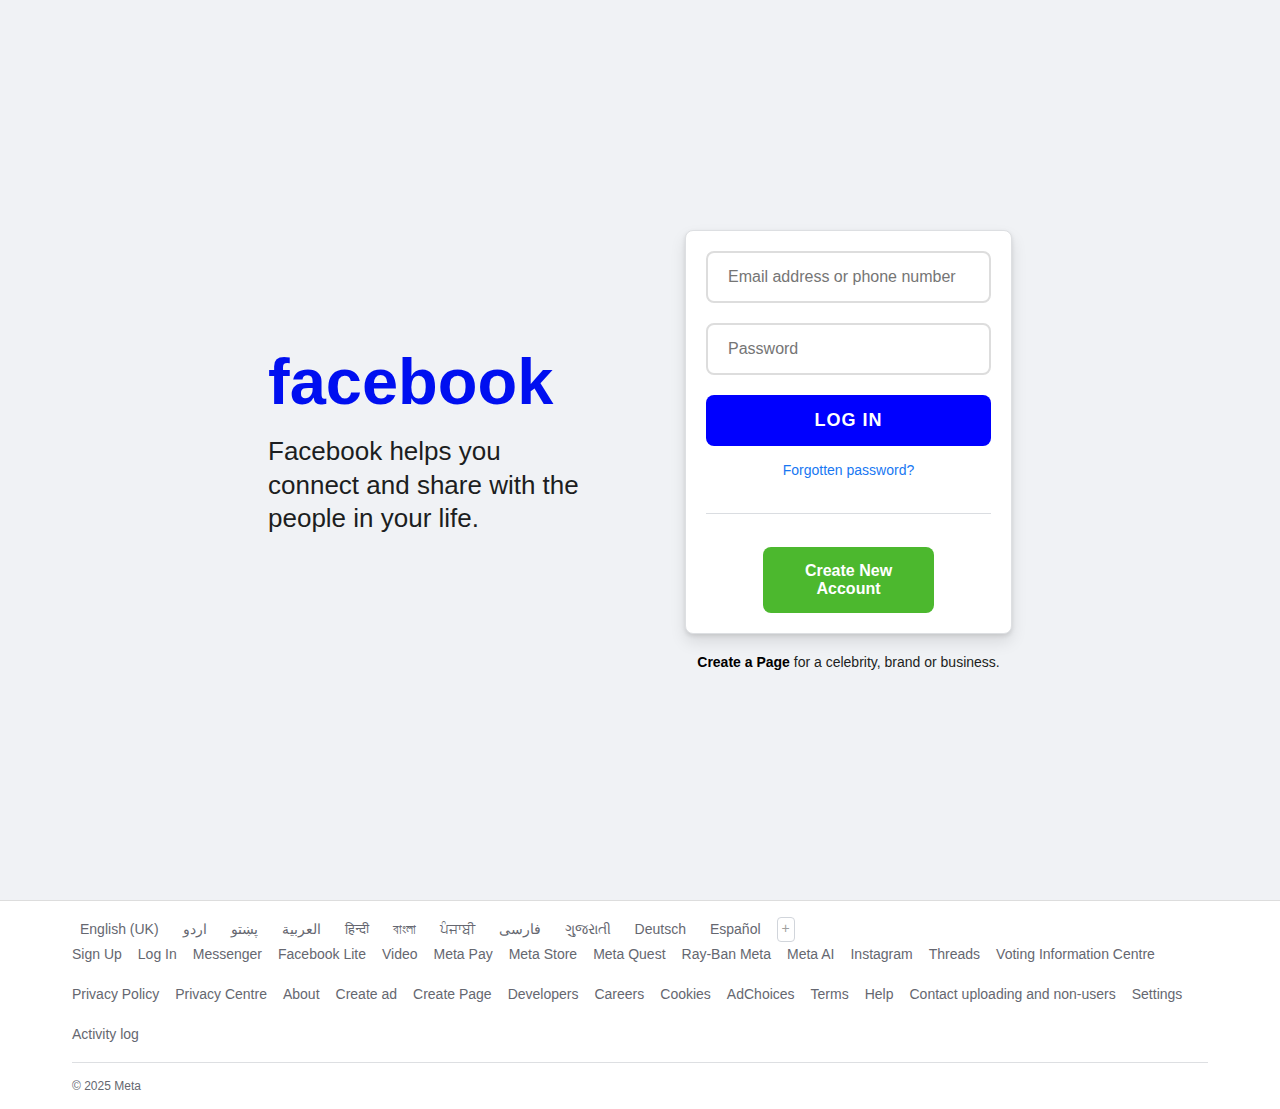
<file: Facebook_clone/frontend/signup.html>
<!DOCTYPE html>
<html lang="en">
<head>
    <meta charset="UTF-8">
    <meta name="viewport" content="width=device-width, initial-scale=1.0">
    <title>Facebook – log in or sign up</title>
    <link rel="shortcut icon" href="../Assets/facebook.png" type="image/x-icon">
    <link rel="stylesheet" href="../style1.css">
    <!-- Inter font from Google Fonts for a cleaner look -->
    <link href="https://fonts.googleapis.com/css2?family=Inter:wght@400;600;700&display=swap" rel="stylesheet">
    <!-- Removed Tailwind CSS CDN -->
</head>
<body>
    <!-- New wrapper to center the main content vertically and horizontally -->
    <div class="main-content-wrapper">
        <!-- Main area including logo and form -->
        <div class="container">
            <!-- Left Section -->
            <div class="left-section">
                <div class="logo">facebook</div>
                <div class="tagline">Facebook helps you connect and share with the people in your life.</div>
            </div>

            <!-- Right Section / Form -->
            <div class="right-section">
                <form class="login-form" id="login-form">
                    <div class="form-group">
                        <input type="email" class="form-input" id="email" placeholder="Email address or phone number" required>
                    </div>
                    
                    <div class="form-group">
                        <input type="password" class="form-input" id="password" placeholder="Password" required>
                    </div>
                    
                    <button type="submit" class="login-btn" id="loginbtn">Log In</button>
                    
                    <div class="error-message" id="errorMessage"></div>
                    <div class="success-message" id="successMessage"></div>
                
                    <div class="forgot-password">
                        <a href="https://www.facebook.com/login/identify/?ctx=recover&ars=facebook_login&from_login_screen=0" id="forgot-password">Forgotten password?</a>
                    </div>
                    
                    <div class="divider">
                        <span></span>
                    </div>
                    <button type="button" class="create-account-btn" id="createAccount">Create New Account</button>
                </form>
                <div class="create-page" id="page">
                    <a href="#">Create a Page</a> for a celebrity, brand or business.
                </div>
            </div>
        </div>
    </div>

    <!-- Signup Modal -->
    <div class="modal-overlay" id="signupModal">
        <div class="signup-modal">
            <div class="modal-header">
                <h2 class="modal-title">Sign up</h2>
                <p class="modal-subtitle">It's quick and easy</p>
                <button class="close-btn" id="closeModal">×</button>
            </div>
            <div class="modal-body">
                <form class="signup-form" id="signupForm">
                    <div class="form-row">
                        <input type="text" class="signup-input" placeholder="First name" id="firstName" required>
                        <input type="text" class="signup-input" placeholder="Last name" id="lastName" required>
                    </div>
                    <input type="email" class="signup-input" placeholder="Mobile number or email address" id="emailSignup" required>
                    <input type="password" class="signup-input" placeholder="New password" id="passwordSignup" required>
                    <div class="birthday-section">
                        <div class="birthday-label">Birthday</div>
                        <div class="birthday-inputs">
                            <select class="birthday-select" required>
                                <option value="" disabled selected>Month</option>
                                <option value="1">Jan</option>
                                <option value="2">Feb</option>
                                <option value="3">Mar</option>
                                <option value="4">Apr</option>
                                <option value="5">May</option>
                                <option value="6">Jun</option>
                                <option value="7">Jul</option>
                                <option value="8">Aug</option>
                                <option value="9">Sep</option>
                                <option value="10">Oct</option>
                                <option value="11">Nov</option>
                                <option value="12">Dec</option>
                            </select>
                            <select class="birthday-select" required>
                                <option value="" disabled selected>Day</option>
                                <option value="1">1</option>
                                <option value="2">2</option>    
                                <option value="3">3</option>
                                <option value="4">4</option>
                                <option value="5">5</option>
                                <option value="6">6</option>
                                <option value="7">7</option>
                                <option value="8">8</option>
                                <option value="9">9</option>
                                <option value="10">10</option>
                                <option value="11">11</option>
                                <option value="12">12</option>
                                <option value="13">13</option>
                                <option value="14">14</option>
                                <option value="15">15</option>
                                <option value="16">16</option>
                                <option value="17">17</option>
                                <option value="18">18</option>
                                <option value="19">19</option>
                                <option value="20">20</option>
                                <option value="21">21</option>
                                <option value="22">22</option>
                                <option value="23">23</option>
                                <option value="24">24</option>
                                <option value="25">25</option>
                                <option value="26">26</option>
                                <option value="27">27</option>
                                <option value="28">28</option>
                                <option value="29">29</option>
                                <option value="30">30</option>
                                <option value="31">31</option>
                            </select>
                            <select class="birthday-select" required>
                                <option value="" disabled selected>Year</option>
                                <option value="1990">1990</option>
                                <option value="1991">1991</option>
                                <option value="1992">1992</option>
                                <option value="1993">1993</option>
                                <option value="1994">1994</option>
                                <option value="1995">1995</option>
                                <option value="1996">1996</option>
                                <option value="1997">1997</option>
                                <option value="1998">1998</option>
                                <option value="1999">1999</option>
                                <option value="2000">2000</option>
                                <option value="2001">2001</option>
                                <option value="2002">2002</option>
                                <option value="2003">2003</option>
                                <option value="2004">2004</option>
                                <option value="2005">2005</option>
                                <option value="2006">2006</option>
                                <option value="2007">2007</option>
                                <option value="2008">2008</option>
                                <option value="2009">2009</option>
                                <option value="2010">2010</option>
                                <option value="2011">2011</option>
                                <option value="2012">2012</option>
                                <option value="2013">2013</option>
                                <option value="2014">2014</option>
                                <option value="2015">2015</option>
                                <option value="2016">2016</option>
                                <option value="2017">2017</option>
                                <option value="2018">2018</option>
                                <option value="2019">2019</option>
                                <option value="2020">2020</option>
                                <option value="2021">2021</option>
                                <option value="2022">2022</option>
                                <option value="2023">2023</option>
                                <option value="2024">2024</option>
                                <option value="2025">2025</option>
                            </select>
                        </div>
                    </div>
                    <div class="gender-section">
                        <div class="gender-label">Gender</div>
                        <div class="gender-option">
                            <label class="gender-option">
                                <span>Female</span>
                                <input type="radio" name="gender" value="female" required>
                            </label>
                            <label class="gender-option">
                                <span>Male</span>
                                <input type="radio" name="gender" value="male" required>
                            </label>
                            <label class="gender-option">
                                <span>Custom</span>
                                <input type="radio" name="gender" value="custom" required>
                            </label>
                        </div>
                    </div>
                    <p class="terms-text">
                        By clicking Sign Up, you agree to our <a href="#">Terms</a>, <a href="#">Privacy Policy</a> and <a href="#">Cookies Policy</a>. You may receive SMS notifications from us and can opt out at any time.
                    </p>
                    <button type="submit" class="signup-btn" id="signupbtn">Sign Up</button>
                </form>
            </div>
        </div>
    </div>

    <!-- Signup Modal -->
    <div class="modal-overlay" id="signupModal">
        <div class="signup-modal">
            <div class="modal-header">
                <h2 class="modal-title">Sign up</h2>
                <p class="modal-subtitle">It's quick and easy</p>
                <button class="close-btn" id="closeModal">×</button>
            </div>
            <div class="modal-body">
                <form class="signup-form" id="signupForm">
                    <div class="form-row">
                        <input type="text" class="signup-input" placeholder="First name" id="firstName" required>
                        <input type="text" class="signup-input" placeholder="Last name" id="lastName" required>
                    </div>
                    <input type="email" class="signup-input" placeholder="Mobile number or email address" id="emailSignup" required>
                    <input type="password" class="signup-input" placeholder="New password" id="passwordSignup" required>
                    <div class="birthday-section">
                        <div class="birthday-label">Birthday</div>
                        <div class="birthday-inputs">
                            <select class="birthday-select" required>
                                <option value="" disabled selected>Month</option>
                                <option value="1">Jan</option>
                                <option value="2">Feb</option>
                                <option value="3">Mar</option>
                                <option value="4">Apr</option>
                                <option value="5">May</option>
                                <option value="6">Jun</option>
                                <option value="7">Jul</option>
                                <option value="8">Aug</option>
                                <option value="9">Sep</option>
                                <option value="10">Oct</option>
                                <option value="11">Nov</option>
                                <option value="12">Dec</option>
                            </select>
                            <select class="birthday-select" required>
                                <option value="" disabled selected>Day</option>
                                <option value="1">1</option>
                                <option value="2">2</option>    
                                <option value="3">3</option>
                                <option value="4">4</option>
                                <option value="5">5</option>
                                <option value="6">6</option>
                                <option value="7">7</option>
                                <option value="8">8</option>
                                <option value="9">9</option>
                                <option value="10">10</option>
                                <option value="11">11</option>
                                <option value="12">12</option>
                                <option value="13">13</option>
                                <option value="14">14</option>
                                <option value="15">15</option>
                                <option value="16">16</option>
                                <option value="17">17</option>
                                <option value="18">18</option>
                                <option value="19">19</option>
                                <option value="20">20</option>
                                <option value="21">21</option>
                                <option value="22">22</option>
                                <option value="23">23</option>
                                <option value="24">24</option>
                                <option value="25">25</option>
                                <option value="26">26</option>
                                <option value="27">27</option>
                                <option value="28">28</option>
                                <option value="29">29</option>
                                <option value="30">30</option>
                                <option value="31">31</option>
                            </select>
                            <select class="birthday-select" required>
                                <option value="" disabled selected>Year</option>
                                <option value="1990">1990</option>
                                <option value="1991">1991</option>
                                <option value="1992">1992</option>
                                <option value="1993">1993</option>
                                <option value="1994">1994</option>
                                <option value="1995">1995</option>
                                <option value="1996">1996</option>
                                <option value="1997">1997</option>
                                <option value="1998">1998</option>
                                <option value="1999">1999</option>
                                <option value="2000">2000</option>
                                <option value="2001">2001</option>
                                <option value="2002">2002</option>
                                <option value="2003">2003</option>
                                <option value="2004">2004</option>
                                <option value="2005">2005</option>
                                <option value="2006">2006</option>
                                <option value="2007">2007</option>
                                <option value="2008">2008</option>
                                <option value="2009">2009</option>
                                <option value="2010">2010</option>
                                <option value="2011">2011</option>
                                <option value="2012">2012</option>
                                <option value="2013">2013</option>
                                <option value="2014">2014</option>
                                <option value="2015">2015</option>
                                <option value="2016">2016</option>
                                <option value="2017">2017</option>
                                <option value="2018">2018</option>
                                <option value="2019">2019</option>
                                <option value="2020">2020</option>
                                <option value="2021">2021</option>
                                <option value="2022">2022</option>
                                <option value="2023">2023</option>
                                <option value="2024">2024</option>
                                <option value="2025">2025</option>
                            </select>
                        </div>
                    </div>
                    <div class="gender-section">
                        <div class="gender-label">Gender</div>
                        <div class="gender-option">
                            <label class="gender-option">
                                <span>Female</span>
                                <input type="radio" name="gender" value="female" required>
                            </label>
                            <label class="gender-option">
                                <span>Male</span>
                                <input type="radio" name="gender" value="male" required>
                            </label>
                            <label class="gender-option">
                                <span>Custom</span>
                                <input type="radio" name="gender" value="custom" required>
                            </label>
                        </div>
                    </div>
                    <p class="terms-text">
                        By clicking Sign Up, you agree to our <a href="#">Terms</a>, <a href="#">Privacy Policy</a> and <a href="#">Cookies Policy</a>. You may receive SMS notifications from us and can opt out at any time.
                    </p>
                    <button type="submit" class="signup-btn" id="signupbtn">Sign Up</button>
                </form>
            </div>
        </div>
    </div>
    <!-- Forgot Password Modal -->
    <div class="modal-overlay" id="forgotModal">
        <div class="forgot-modal">
            <h2 class="forgot-title">Find Your Account</h2>
            <p class="forgot-subtitle">Please enter your email address or mobile number to search for your account.</p>
            <button class="closebtn" id="closeForgotModal">×</button>
            <div class="forgot-body">
                <form class="forgot-form" id="forgotForm">
                    <input type="text" class="forgot-input" placeholder="Email address or phone number" id="forgotEmail" required>
                    <div class="forgot-actions">
                        <button type="button" class="forgot-cancel-btn" id="cancelForgot">Cancel</button>
                        <button type="submit" class="forgot-submit-btn" id="searchForgot">Search</button>
                    </div>
                </form>
            </div>
        </div>
    </div>

    <!-- Facebook-Style Footer -->
    <footer>
        <div class="footer-content-wrapper">
            <!-- Language Links and Top Links -->
            <div class="footer-top-section">
                <!-- Inline Language Links -->
                <div class="language-links-wrapper">
                    <a href="#" class="language-link">English (UK)</a>
                    <a href="#" class="language-link">اردو</a>
                    <a href="#" class="language-link">پښتو</a>
                    <a href="#" class="language-link">العربية</a>
                    <a href="#" class="language-link">हिन्दी</a>
                    <a href="#" class="language-link">বাংলা</a>
                    <a href="#" class="language-link">ਪੰਜਾਬੀ</a>
                    <a href="#" class="language-link">فارسی</a>
                    <a href="#" class="language-link">ગુજરાતી</a>
                    <a href="#" class="language-link">Deutsch</a>
                    <a href="#" class="language-link">Español</a>
                    <a href="#" class="language-link plus-button">+</a>
                </div>
                <div class="footer-links-wrapper">
                    <a href="#" class="footer-link">Sign Up</a>
                    <a href="#" class="footer-link">Log In</a>
                    <a href="#" class="footer-link">Messenger</a>
                    <a href="#" class="footer-link">Facebook Lite</a>
                    <a href="#" class="footer-link">Video</a>
                    <a href="#" class="footer-link">Meta Pay</a>
                    <a href="#" class="footer-link">Meta Store</a>
                    <a href="#" class="footer-link">Meta Quest</a>
                    <a href="#" class="footer-link">Ray-Ban Meta</a>
                    <a href="#" class="footer-link">Meta AI</a>
                    <a href="#" class="footer-link">Instagram</a>
                    <a href="#" class="footer-link">Threads</a>
                    <a href="#" class="footer-link">Voting Information Centre</a>
                    <a href="#" class="footer-link">Privacy Policy</a>
                    <a href="#" class="footer-link">Privacy Centre</a>
                    <a href="#" class="footer-link">About</a>
                    <a href="#" class="footer-link">Create ad</a>
                    <a href="#" class="footer-link">Create Page</a>
                    <a href="#" class="footer-link">Developers</a>
                    <a href="#" class="footer-link">Careers</a>
                    <a href="#" class="footer-link">Cookies</a>
                    <a href="#" class="footer-link">AdChoices</a>
                    <a href="#" class="footer-link">Terms</a>
                    <a href="#" class="footer-link">Help</a>
                    <a href="#" class="footer-link">Contact uploading and non-users</a>
                    <a href="#" class="footer-link">Settings</a>
                    <a href="#" class="footer-link">Activity log</a>
                </div>
            </div>

            <!-- Copyright Information -->
            <div class="copyright-info">
                © 2025 Meta
            </div>
        </div>
    </footer>

    <script src="../script/login.js"></script>
</body>
</html>
</file>
<file: Facebook_clone/style1.css>
* {
  margin: 0;
  padding: 0;
  box-sizing: border-box;
}

/* Modified body styles for footer integration and scrolling */
body {
  font-family: Helvetica, Arial, sans-serif;
  background-color: #f0f2f5;
  min-height: 100vh; /* Ensures body takes at least full viewport height */
  display: flex; /* Enable flexbox */
  flex-direction: column; /* Stack children (main-content-wrapper, footer) vertically */
  /* Removed align-items and justify-content from body to allow footer to stick */
  padding: 0; /* Removed padding from body to allow footer to extend full width */
}

/* New wrapper to center the main content vertically and horizontally */
.main-content-wrapper {
  flex-grow: 1; /* Allows it to take all available space, pushing footer to the bottom */
  display: flex; /* Enable flexbox for centering its child */
  align-items: center; /* Centers .container vertically within this wrapper */
  justify-content: center; /* Centers .container horizontally within this wrapper */
  padding: 20px; /* Re-apply padding here for the main content area */
  min-height: 100vh; /* Ensures main content area is at least full viewport height, forcing scroll */
}

/* Main content container adjustments - flex-grow and margin are now handled by .main-content-wrapper */
.container {
  display: flex;
  max-width: 1200px;
  width: 60%;
  gap: 90px;
  align-items: center; /* Aligns left-section and right-section vertically within .container */
}

.left-section {
  flex: 0.9;
  color: #1c1e21;
  max-width: 400px;
}

.logo {
  font-size: 65px;
  font-weight: bold;
  margin-bottom: 16px; /* Corrected invalid margin-bottom property */
  color: #000ff0;
}

.tagline {
  font-size: 26px;
  line-height: 1.3;
  font-weight: 300;
  padding: 0px 0px 20px;
}

.right-section {
  flex: 0.9;
  max-width: 450px;
}

.login-form {
  background: white;
  padding: 20px; /* Reduced padding from 30px to 20px */
  border-radius: 8px;
  box-shadow: 0 2px 4px rgba(0, 0, 0, 0.1), 0 8px 16px rgba(0, 0, 0, 0.1);
  border: 1px solid #dddfe2;
  width: 100%;
  max-width: 420px; /* Reduced max-width from 460px to 420px */
}

.form-group {
  margin-bottom: 20px;
}

.form-input {
  width: 100%;
  padding: 15px 20px;
  border: 2px solid #ddd;
  border-radius: 8px;
  font-size: 16px;
  transition: all 0.3s ease;
  background: rgba(255, 255, 255, 0.9);
}

.form-input:focus {
  border-color: #1877f2;
  outline: none;
  box-shadow: 0 0 0 3px rgba(24, 119, 242, 0.1);
  transform: translateY(-2px);
}

.login-btn {
  width: 100%;
  padding: 15px;
  background: #0000ff;
  color: white;
  border-radius: 8px;
  font-size: 18px;
  font-weight: bold;
  cursor: pointer;
  transition: all 0.3s ease;
  text-transform: uppercase;
  letter-spacing: 1px;
  border: none;
}

.login-btn:hover {
  background: linear-gradient(135deg, #166fe5, #3d96e6);
  transform: translateY(-3px);
  box-shadow: 0 10px 25px rgba(24, 119, 242, 0.3);
}

.login-btn:active {
  transform: translateY(-1px);
}
.forgot-password {
  text-align: center;
  margin: 15px 0;
  color: #1877f2;
  text-decoration: none;
}
.forgot-password a {
  text-decoration: none;
  margin: 20px 0;
  font-size: 14px;
  color: #1877f2;
  text-align: center;
}

.forgot-password a:hover {
  color: #1877f2;
  text-decoration: underline;
}

.divider {
  text-align: center;
  margin: 25px 0;
  position: relative;
  color: #8a8d91;
}

.divider::before {
  content: '';
  position: absolute;
  top: 50%;
  left: 0;
  right: 0;
  height: 1px;
  background: #dadde1;
}

.divider span {
  background: white;
  padding: 0 15px;
  font-size: 14px;
}

.create-account-btn {
  width: 60%;
  padding: 15px;
  background: #4CB82E;
  color: white;
  border: none;
  border-radius: 8px;
  font-size: 16px;
  font-weight: 600;
  cursor: pointer;
  transition: all 0.3s ease;
  display: block;
  margin: 0 auto;
}

.create-account-btn:hover {
  background: linear-gradient(135deg, #369970, #52c082);
  transform: translateY(-2px);
  box-shadow: 0 8px 20px rgba(66, 184, 131, 0.3);
}
.create-page {
  margin-top: 20px;
  text-align: center;
  font-size: 14px;
  color: #1c1e21;
}

.create-page a {
  color: #000000;
  font-weight: 600;
  text-decoration: none;
}

.create-page a:hover {
  text-decoration: underline;
}

.error-message {
  color: #e74c3c;
  font-size: 14px;
  margin-top: 10px;
  padding: 10px;
  background-color: rgba(231, 76, 60, 0.1);
  border-radius: 5px;
  display: none;
}

.success-message {
  color: #27ae60;
  font-size: 14px;
  margin-top: 10px;
  padding: 10px;
  background: rgba(39, 174, 96, 0.1);
  border-radius: 5px;
  display: none;
}

@media (max-width: 768px) {
  .container {
    flex-direction: column;
    gap: 30px;
    align-items: center;
  }
  .logo {
    font-size: 45px;
  }
  .tagline {
    font-size: 22px;
  }
  .login-form {
    padding: 25px;
  }
}

@media (max-width: 480px) {
  .login-form {
    padding: 20px;
    margin: 0 10px;
  }
  .logo {
    font-size: 35px;
  }
  .tagline {
    font-size: 18px;
  }
}

/* Modal Styling */
.modal-overlay {
  position: fixed;
  top: 0;
  left: 0;
  width: 100%;
  height: 100%;
  background: rgba(0, 0, 0, 0.5);
  display: none;
  align-items: center;
  justify-content: center;
  z-index: 1000;
  transition: opacity 0.3s ease;
}

.modal-overlay.active {
  display: flex;
  opacity: 1;
}

.signup-modal {
  background: white;
  border-radius: 8px;
  box-shadow: 0 8px 32px rgba(0, 0, 0, 0.3);
  width: 90%;
  max-width: 500px;
  max-height: 90vh;
  overflow-y: auto;
  transform: scale(0.8);
  transition: transform 0.3s ease;
}

.modal-overlay.active .signup-modal {
  transform: scale(1);
}

.modal-header {
  padding: 20px 20px 10px;
  border-bottom: 1px solid #dddfe2;
  position: relative;
}

.modal-title {
  color: #606770;
  font-size: 15px;
}

.close-btn {
  position: absolute;
  top: 15px;
  right: 15px;
  border: none;
  background: #e4e6ea;
  width: 36px;
  height: 36px;
  border-radius: 50%;
  cursor: pointer;
  font-size: 20px;
  color: #606770;
  display: flex;
  align-items: center;
  justify-content: center;
  transition: background 0.3s ease;
}

.close-btn:hover {
  background: #d8dadf;
}

.modal-body {
  padding: 20px;
}

.signup-form {
  display: flex;
  flex-direction: column;
  gap: 15px;
}

.form-row {
  display: flex;
  gap: 12px;
}

.form-row input {
  flex: 1;
}

.signup-input {
  width: 100%;
  padding: 12px 15px;
  border: 1px solid #dddfe2;
  border-radius: 6px;
  font-size: 15px;
  background: #f5f6f7;
  transition: all 0.3s ease;
}

.signup-input:focus {
  border-color: #000000;
  outline: none;
  background: white;
}

.birthday-label {
  font-size: 12px;
  color: #606770;
  margin-bottom: 8px;
}

.birthday-section {
  margin: 15px 0;
}

.birthday-inputs {
  display: flex;
  gap: 12px;
}

.birthday-select {
  flex: 1;
  padding: 8px 12px;
  border: 1px solid #dddfe2;
  border-radius: 6px;
  background: #f5f6f7;
  font-size: 15px;
}

.gender-section {
  margin: 15px 0;
}

.gender-label {
  font-size: 12px;
  color: #606770;
  margin-bottom: 8px;
}

.gender-option {
  flex: 1;
  padding: 8px 12px;
  border: 1px solid #dddfe2;
  border-radius: 6px;
  background: #f5f6f7;
  display: flex;
  justify-content: space-between;
  align-items: center;
  cursor: pointer;
  transition: border-color 0.3s ease;
}

.gender-option:hover {
  color: #1877f2;
}

.gender-option input[type="radio"] {
  margin: 0;
}

.terms-text {
  font-size: 11px;
  color: #777;
  line-height: 1.4;
  margin: 15px 0;
}

.signup-btn {
  background: #00a400;
  color: white;
  border: none;
  padding: 12px 60px;
  border-radius: 6px;
  font-size: 18px;
  font-weight: bold;
  cursor: pointer;
  align-self: center;
  margin-top: 15px;
  transition: background 0.3s ease;
}

.signup-btn:hover {
  background: #42b883;
}

@media (max-width: 600px) {
  .form-row {
    flex-direction: column;
    gap: 12px;
  }
  .gender-option {
    flex-direction: column;
  }
  .birthday-inputs {
    flex-direction: column;
  }
}

.toast {
  position: fixed;
  top: 20px;
  right: 20px;
  background: #4caf50;
  color: white;
  padding: 16px 24px;
  border-radius: 8px;
  box-shadow: 0 4px 12px rgba(0, 0, 0, 0.3);
  z-index: 2000;
  transform: translateY(400px);
  opacity: 0;
  transition: all 0.3s ease;
  max-width: 350px;
  font-size: 14px;
  line-height: 1.4;
}

.toast.show {
  transform: translateY(0);
  opacity: 1;
}

.toast.error {
  background: #f44336;
}

.toast.success {
  background: #4caf50;
}

.toast-content {
  display: flex;
  align-items: center;
  gap: 10px;
}

.toast-icon {
  font-size: 18px;
}

.toast-close {
  background: none;
  border: none;
  color: white;
  font-size: 18px;
  cursor: pointer;
  margin-left: 10px;
  transition: opacity 0.3s ease;
  opacity: 0.7;
}

.toast-close:hover {
  opacity: 1;
}

.forgot-modal {
  background: white;
  border-radius: 8px;
  box-shadow: 0 12px 24px rgba(0, 0, 0, 0.3);
  max-width: 500px;
  width: 95%;
  transform: scale(0.8);
  transition: transform 0.3s ease;
  position: relative; /* Added to correctly position the close button */
  padding: 20px; /* Added padding to the modal content */
  padding-top: 50px; /* Increased top padding to make space for the close button */
}

.modal-overlay.active .forgot-modal {
  transform: scale(1);
}

/* Specific styling for the close button within the forgot modal */
#closeForgotModal {
  position: absolute;
  top: 15px; /* Adjusted top position */
  right: 15px; /* Adjusted right position */
  /* Inherits other styles from .close-btn */
}

/* Removed .forgot-header as it's not present in HTML structure for forgot modal */

.forgot-title {
  color: #1c1e21;
  font-size: 20px;
  font-weight: bold;
  margin-bottom: 8px;
}

.forgot-subtitle {
  color: #606770;
  font-size: 14px;
  line-height: 1.4;
  margin-bottom: 20px; /* Added margin to separate from input field */
}

.forgot-body {
  padding: 0; /* Removed padding here as it's now on .forgot-modal */
}

.forgot-form {
  display: flex;
  flex-direction: column;
  gap: 15px;
}

.forgot-input {
  padding: 12px 15px;
  border: 1px solid #dddfe2;
  border-radius: 6px;
  font-size: 15px;
  background: #f5f6f7;
  transition: all 0.3s ease;
  width: 100%;
}

.forgot-input:focus {
  border-color: #000000;
  outline: none;
  background: white;
}

.forgot-actions {
  display: flex;
  justify-content: flex-end;
  margin-top: 20px;
  gap: 12px;
}

.forgot-cancel-btn {
  background: #e4e6ea;
  color: #4b4f56;
  border: none;
  padding: 8px 16px;
  border-radius: 6px;
  cursor: pointer;
  font-size: 14px;
  transition: background 0.3s ease;
}

.forgot-cancel-btn:hover {
  background: #d8dadf;
}

.forgot-submit-btn {
  background: #1877f2;
  color: white;
  border: none;
  padding: 8px 16px;
  border-radius: 6px;
  cursor: pointer;
  font-size: 14px;
  transition: background 0.3s ease;
}

@media (max-width: 480px) {
  .toast {
    top: 10px;
    right: 10px;
    left: 10px;
    transform: translateY(-100px);
    max-width: none;
  }
  .toast.show {
    transform: translateY(0);
  }
  .forgot-actions {
    flex-direction: column;
  }
}

/* Footer specific styles */
footer {
    background-color: #fff;
    border-top: 1px solid #ddd;
    color: #656770;
    font-size: 0.8125rem;
    padding: 1rem 0;
    width: 100%;
    margin-top: auto; /* This is key for sticky footer behavior */
}

.footer-content-wrapper {
    max-width: 1200px;
    margin: 0 auto;
    padding: 0 1rem;
    padding-top: 1rem;
    padding-bottom: 1rem;
}

.footer-top-section {
    display: flex;
    flex-wrap: wrap;
    align-items: center;
    justify-content: space-between;
    padding-bottom: 1rem;
    border-bottom: 1px solid #dddfe2;
    margin-bottom: 1rem;
}

.language-links-wrapper {
    display: flex;
    flex-wrap: wrap;
    gap: 0.5rem;
    margin-bottom: 0.5rem;
    font-size: 0.875rem;
}

@media (min-width: 640px) { /* sm breakpoint */
    .language-links-wrapper {
        margin-bottom: 0;
    }
    .footer-content-wrapper {
        padding: 0 1.5rem;
    }
}

@media (min-width: 1024px) { /* lg breakpoint */
    .footer-content-wrapper {
        padding: 0 2rem;
    }
}


.language-link {
    color: #656770;
    text-decoration: none;
    padding: 0.25rem 0.5rem;
    transition: color 0.2s ease;
    white-space: nowrap;
}

.language-link:hover {
    text-decoration: underline;
    color: #1877f2;
}

.language-link.plus-button {
    color: #a0a0a0;
    border: 1px solid #d1d5db;
    border-radius: 0.25rem;
    padding: 0.125rem 0.25rem;
}

.footer-links-wrapper {
    display: flex;
    flex-wrap: wrap;
    gap: 1rem;
    font-size: 0.875rem;
}

.footer-link {
    color: #656770;
    text-decoration: none;
    padding: 0.25rem 0;
    display: block;
    transition: color 0.2s ease;
}

.footer-link:hover {
    text-decoration: underline;
    color: #1877f2;
}

.copyright-info {
    font-size: 0.75rem;
    color: #656770;
    margin-top: 1rem;
}
</file>
